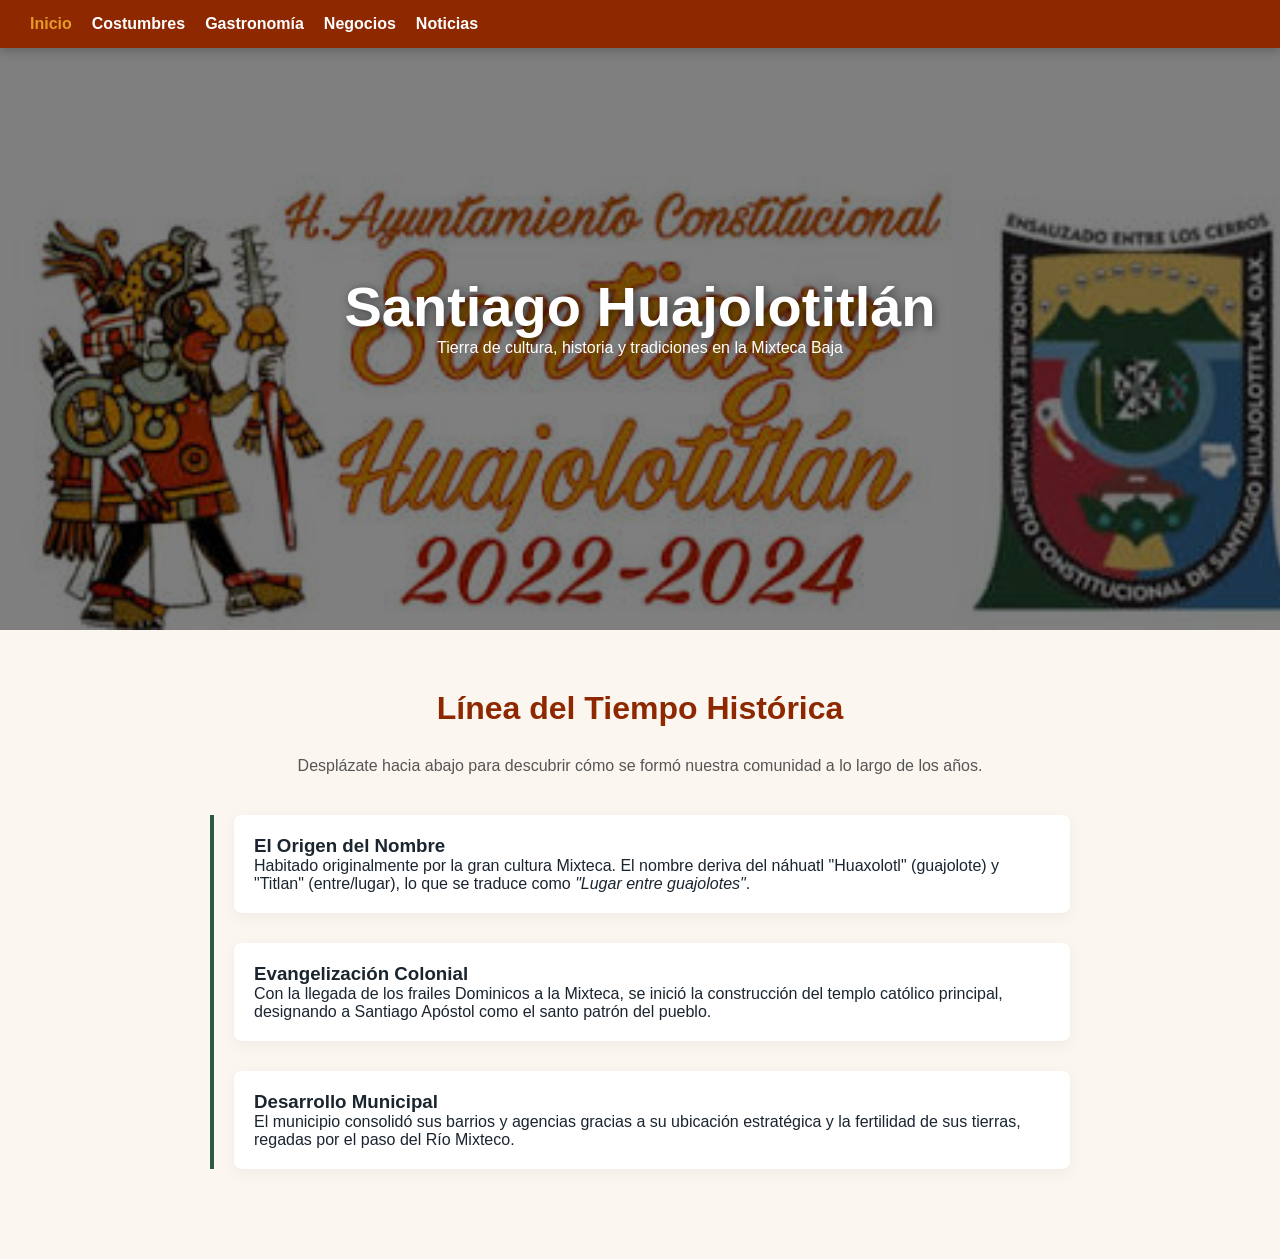
<file: index.html>
<!DOCTYPE html>
<html lang="es">
<head>
    <meta charset="UTF-8">
    <meta name="viewport" content="width=device-width, initial-scale=1.0">
    <title>Santiago Huajolotitlán - Inicio</title>
    <link rel="stylesheet" href="inicio.css">
</head>
<body>
    <nav class="navbar">
        <ul class="nav-links">
            <li><a href="index.html" class="active">Inicio</a></li>
            <li><a href="costumbres.html">Costumbres</a></li>
            <li><a href="gastronomia.html">Gastronomía</a></li>
            <li><a href="negocios.html">Negocios</a></li>
            <li><a href="noticias.html">Noticias</a></li>
        </ul>
    </nav>

    <header class="hero">
        <div class="hero-content">
            <h1>Santiago Huajolotitlán</h1>
            <p>Tierra de cultura, historia y tradiciones en la Mixteca Baja</p>
        </div>
    </header>

    <main class="container">
        <h2>Línea del Tiempo Histórica</h2>
        <p class="intro-text">Desplázate hacia abajo para descubrir cómo se formó nuestra comunidad a lo largo de los años.</p>
        
        <div class="timeline">
            <div class="timeline-item">
                <h3>El Origen del Nombre</h3>
                <p>Habitado originalmente por la gran cultura Mixteca. El nombre deriva del náhuatl "Huaxolotl" (guajolote) y "Titlan" (entre/lugar), lo que se traduce como <em>"Lugar entre guajolotes"</em>.</p>
            </div>
            <div class="timeline-item">
                <h3>Evangelización Colonial</h3>
                <p>Con la llegada de los frailes Dominicos a la Mixteca, se inició la construcción del templo católico principal, designando a Santiago Apóstol como el santo patrón del pueblo.</p>
            </div>
            <div class="timeline-item">
                <h3>Desarrollo Municipal</h3>
                <p>El municipio consolidó sus barrios y agencias gracias a su ubicación estratégica y la fertilidad de sus tierras, regadas por el paso del Río Mixteco.</p>
            </div>
        </div>
    </main>

    <script src="inicio.js"></script>
</body>
</html>
</file>
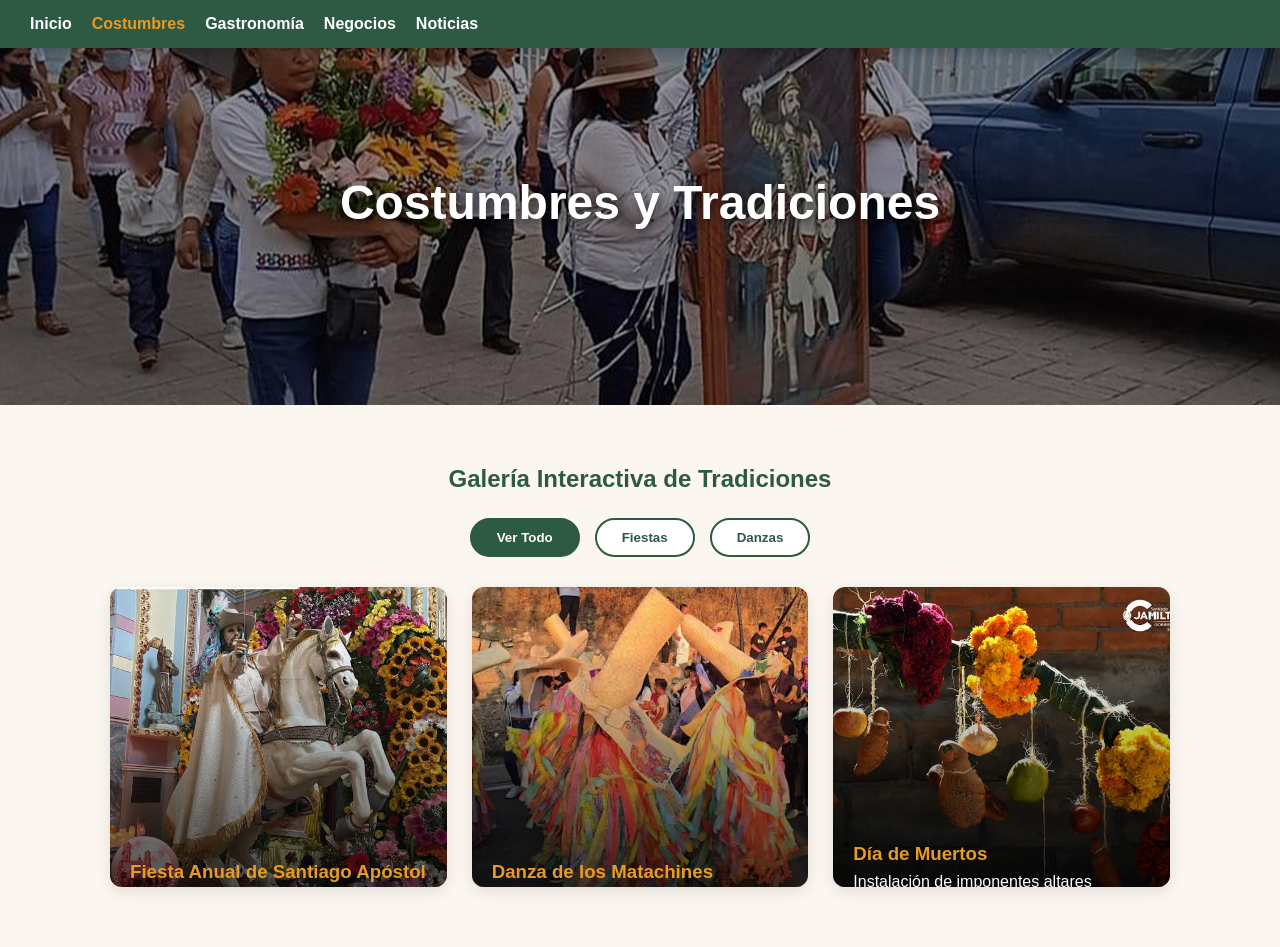
<file: costumbres.html>
<!DOCTYPE html>
<html lang="es">
<head>
    <meta charset="UTF-8">
    <meta name="viewport" content="width=device-width, initial-scale=1.0">
    <title>Santiago Huajolotitlán - Costumbres</title>
    <link rel="stylesheet" href="costumbres.css">
</head>
<body>
    <nav class="navbar">
        <ul class="nav-links">
            <li><a href="index.html">Inicio</a></li>
            <li><a href="costumbres.html" class="active">Costumbres</a></li>
            <li><a href="gastronomia.html">Gastronomía</a></li>
            <li><a href="negocios.html">Negocios</a></li>
            <li><a href="noticias.html">Noticias</a></li>
        </ul>
    </nav>

    <header class="hero">
        <div class="hero-content">
            <h1>Costumbres y Tradiciones</h1>
        </div>
    </header>

    <main class="container">
        <h2>Galería Interactiva de Tradiciones</h2>
        
        <div class="filter-controls">
            <button class="btn active" data-filter="all">Ver Todo</button>
            <button class="btn" data-filter="fiesta">Fiestas</button>
            <button class="btn" data-filter="danza">Danzas</button>
        </div>

        <div class="gallery" id="traditionsGallery">
            <div class="card" data-category="fiesta">
                <div class="card-overlay">
                    <h3>Fiesta Anual de Santiago Apóstol</h3>
                    <p>Celebrada en julio con calendas, fuegos pirotécnicos y misas solemnes.</p>
                </div>
            </div>
            <div class="card" data-category="danza">
                <div class="card-overlay">
                    <h3>Danza de los Matachines</h3>
                    <p>Baile tradicional religioso lleno de misticismo, color y fe profunda.</p>
                </div>
            </div>
            <div class="card" data-category="muertos">
                <div class="card-overlay">
                    <h3>Día de Muertos</h3>
                    <p>Instalación de imponentes altares repletos de flor de cempasúchil y platillos tradicionales.</p>
                </div>
            </div>
        </div>
    </main>

    <script src="costumbres.js"></script>
</body>
</html>
</file>
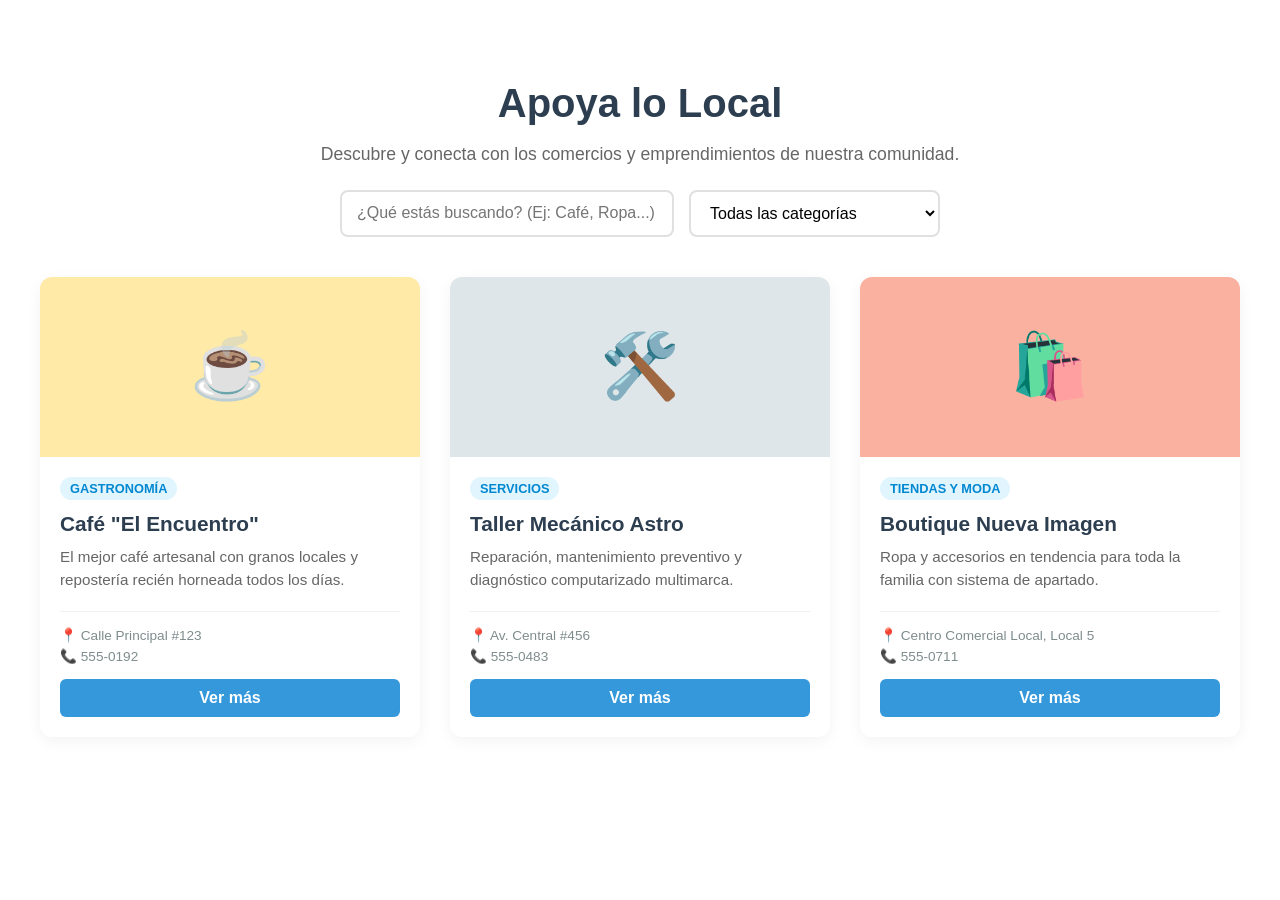
<file: Negocios.html>
<!DOCTYPE html>
<html lang="es">
<head>
    <meta charset="UTF-8">
    <meta name="viewport" content="width=device-width, initial-scale=1.0">
    <title>Negocios de la Comunidad</title>
    <link rel="stylesheet" href="Negocios.css">
</head>
<body>

    <section class="comunidad-negocios">
        <div class="header-seccion">
            <h2>Apoya lo Local</h2>
            <p>Descubre y conecta con los comercios y emprendimientos de nuestra comunidad.</p>
            
            <div class="buscador-container">
                <input type="text" id="buscador" placeholder="¿Qué estás buscando? (Ej: Café, Ropa...)">
                <select id="filtro-categoria">
                    <option value="todos">Todas las categorías</option>
                    <option value="gastronomia">Gastronomía</option>
                    <option value="servicios">Servicios</option>
                    <option value="tiendas">Tiendas y Moda</option>
                </select>
            </div>
        </div>

        <div class="grid-negocios" id="grid-negocios">
            
            <div class="tarjeta-negocio" data-categoria="gastronomia">
                <div class="imagen-negocio placeholder-cafe">☕</div>
                <div class="info-negocio">
                    <span class="categoria-tag">Gastronomía</span>
                    <h3>Café "El Encuentro"</h3>
                    <p>El mejor café artesanal con granos locales y repostería recién horneada todos los días.</p>
                    <div class="contacto-negocio">
                        <span>📍 Calle Principal #123</span>
                        <span>📞 555-0192</span>
                    </div>
                    <a href="#" class="btn-visitar">Ver más</a>
                </div>
            </div>

            <div class="tarjeta-negocio" data-categoria="servicios">
                <div class="imagen-negocio placeholder-taller">🛠️</div>
                <div class="info-negocio">
                    <span class="categoria-tag">Servicios</span>
                    <h3>Taller Mecánico Astro</h3>
                    <p>Reparación, mantenimiento preventivo y diagnóstico computarizado multimarca.</p>
                    <div class="contacto-negocio">
                        <span>📍 Av. Central #456</span>
                        <span>📞 555-0483</span>
                    </div>
                    <a href="#" class="btn-visitar">Ver más</a>
                </div>
            </div>

            <div class="tarjeta-negocio" data-categoria="tiendas">
                <div class="imagen-negocio placeholder-moda">🛍️</div>
                <div class="info-negocio">
                    <span class="categoria-tag">Tiendas y Moda</span>
                    <h3>Boutique Nueva Imagen</h3>
                    <p>Ropa y accesorios en tendencia para toda la familia con sistema de apartado.</p>
                    <div class="contacto-negocio">
                        <span>📍 Centro Comercial Local, Local 5</span>
                        <span>📞 555-0711</span>
                    </div>
                    <a href="#" class="btn-visitar">Ver más</a>
                </div>
            </div>

        </div>
    </section>

    <script src="Negocios.js"></script>
</body>
</html>
</file>
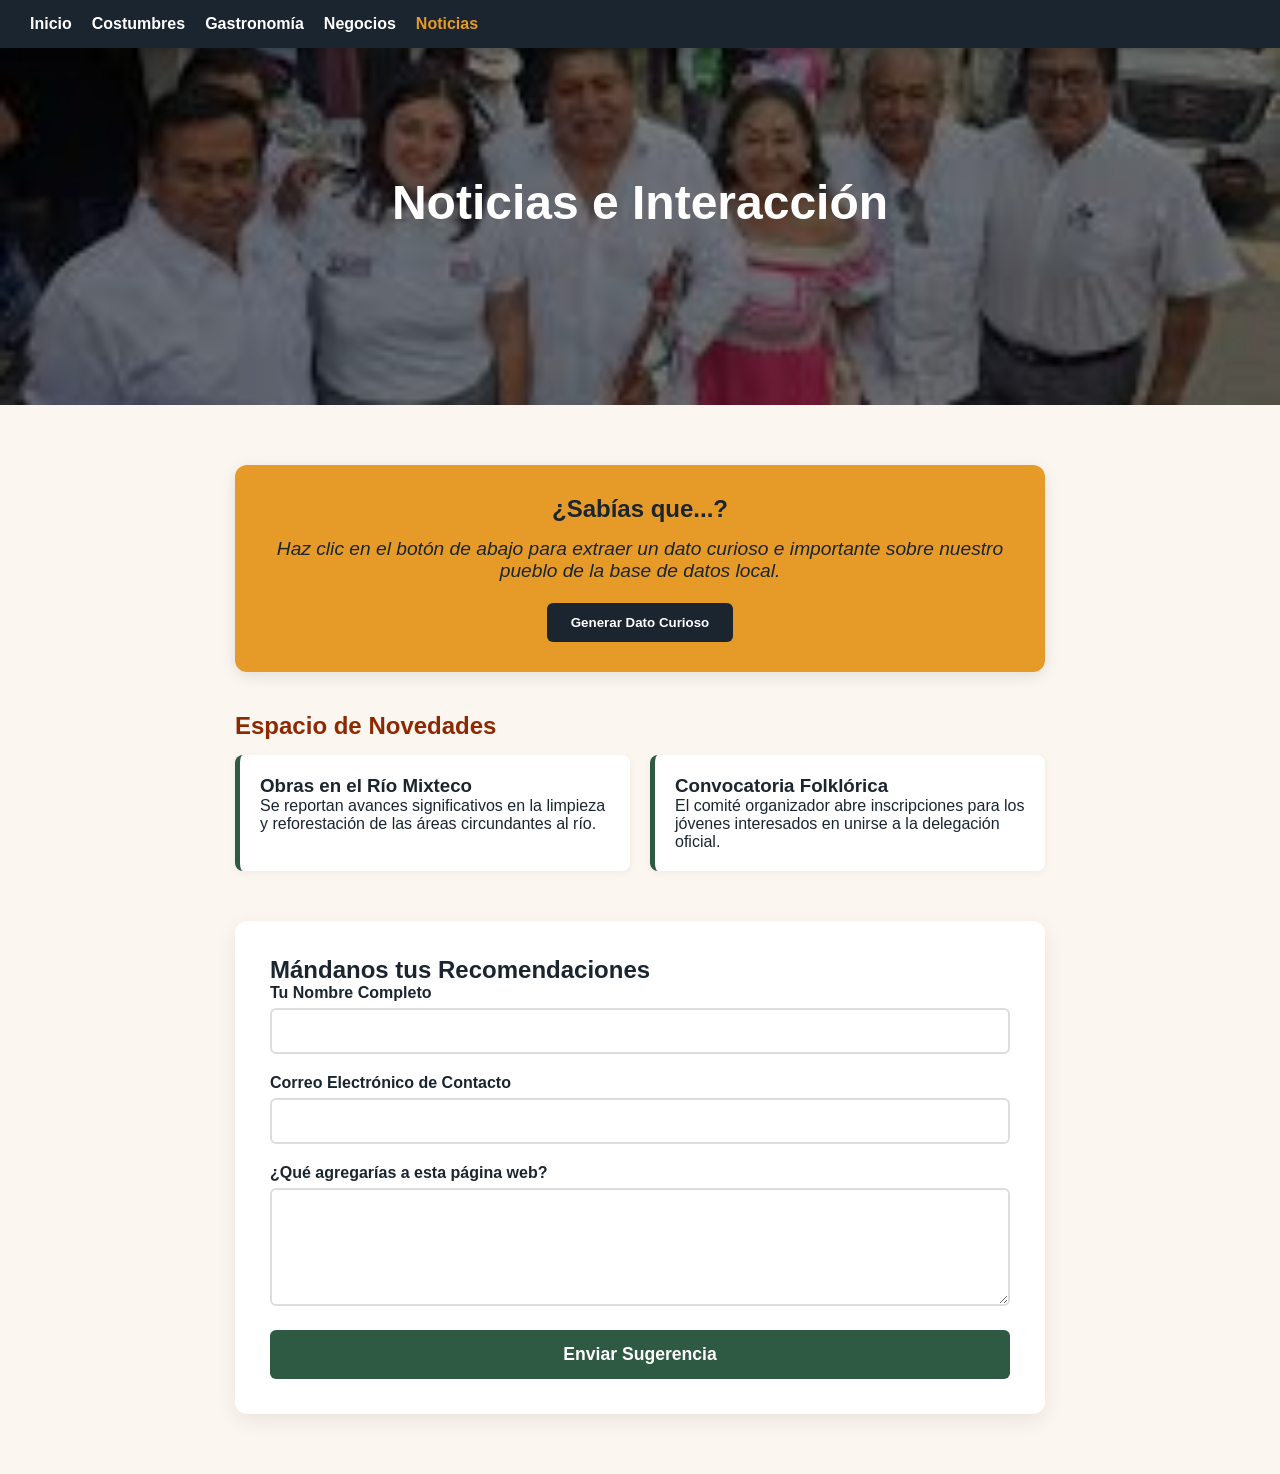
<file: noticias.html>
<!DOCTYPE html>
<html lang="es">
<head>
    <meta charset="UTF-8">
    <meta name="viewport" content="width=device-width, initial-scale=1.0">
    <title>Santiago Huajolotitlán - Noticias</title>
    <link rel="stylesheet" href="noticias.css">
</head>
<body>
    <nav class="navbar">
        <ul class="nav-links">
            <li><a href="index.html">Inicio</a></li>
            <li><a href="costumbres.html">Costumbres</a></li>
            <li><a href="gastronomia.html">Gastronomía</a></li>
            <li><a href="negocios.html">Negocios</a></li>
            <li><a href="noticias.html" class="active">Noticias</a></li>
        </ul>
    </nav>

    <header class="hero">
        <div class="hero-content">
            <h1>Noticias e Interacción</h1>
        </div>
    </header>

    <main class="container">
        <div class="curio-box">
            <h2>¿Sabías que...?</h2>
            <p id="factTextBox">Haz clic en el botón de abajo para extraer un dato curioso e importante sobre nuestro pueblo de la base de datos local.</p>
            <button id="btnTriggerFact">Generar Dato Curioso</button>
        </div>

        <h2 style="margin-top: 40px; color: var(--primary);">Espacio de Novedades</h2>
        <div class="news-feed">
            <div class="news-card">
                <h3>Obras en el Río Mixteco</h3>
                <p>Se reportan avances significativos en la limpieza y reforestación de las áreas circundantes al río.</p>
            </div>
            <div class="news-card">
                <h3>Convocatoria Folklórica</h3>
                <p>El comité organizador abre inscripciones para los jóvenes interesados en unirse a la delegación oficial.</p>
            </div>
        </div>

        <div class="form-wrapper">
            <h2>Mándanos tus Recomendaciones</h2>
            <form id="feedbackForm" novalidate>
                <div class="input-control">
                    <label>Tu Nombre Completo</label>
                    <input type="text" id="usrName" required>
                </div>
                <div class="input-control">
                    <label>Correo Electrónico de Contacto</label>
                    <input type="email" id="usrEmail" required>
                    <small class="error-text">Escribe una dirección válida con @ y dominio (.com, .es, etc.)</small>
                </div>
                <div class="input-control">
                    <label>¿Qué agregarías a esta página web?</label>
                    <textarea id="usrMsg" rows="5" required></textarea>
                </div>
                <button type="submit" class="submit-btn">Enviar Sugerencia</button>
            </form>
        </div>
    </main>

    <script src="noticias.js"></script>
</body>
</html>
</file>
<file: inicio.css>
:root {
    --primary: #8E2800;
    --secondary: #2E5A44;
    --accent: #E69A28;
    --bg: #FBF7F0;
    --text: #1A252F;
    --white: #FFFFFF;
}

* { margin: 0; padding: 0; box-sizing: border-box; font-family: 'Segoe UI', sans-serif; }
body { background-color: var(--bg); color: var(--text); overflow-x: hidden; }


.navbar {
    position: fixed; top: 0; width: 100%; background: var(--primary);
    padding: 15px 30px; display: flex; justify-content: space-between; align-items: center;
    z-index: 1000; box-shadow: 0 4px 10px rgba(0,0,0,0.2);
}

.nav-links { 
    list-style: none; 
    display: flex; 
    gap: 20px; 
}

.nav-links a { 
    color: var(--white); 
    text-decoration: none; 
    font-weight: bold; 
    transition: 0.3s; 
}
.nav-links a:hover, .nav-links a.active { 
    color: var(--accent); 
    
}

.hero {
    height: 70vh; background-size: cover; background-position: center; background-attachment: fixed;
    display: flex; align-items: center; justify-content: center; text-align: center; position: relative;
    background-image: url("logo.jpeg");
    background-repeat: no-repeat;
}
.hero::before { content: ''; position: absolute; top:0; left:0; width:100%; height:100%; background: rgba(0,0,0,0.5); }
.hero-content { position: relative; z-index: 2; color: var(--white);}
.hero h1 { font-size: 3.5rem; color: white; text-shadow: 2px 2px 10px rgba(0,0,0,0.5); }

.container { max-width: 900px; margin: 40px auto; padding: 20px; }
h2 { text-align: center; color: var(--primary); margin-bottom: 30px; font-size: 2rem; }
.intro-text { text-align: center; margin-bottom: 40px; color: #555; }

.timeline { position: relative; border-left: 4px solid var(--secondary); padding-left: 20px; }
.timeline-item {
    background: var(--white); padding: 20px; border-radius: 8px; margin-bottom: 30px;
    box-shadow: 0 4px 15px rgba(0,0,0,0.05); position: relative;
    opacity: 0; transform: translateX(-100px); transition: all 0.8s cubic-bezier(0.175, 0.885, 0.32, 1.275);
}
.timeline-item::before {
    content: attr(data-date); position: absolute; left: -140px; top: 20px;
    font-weight: bold; color: var(--primary); width: 100px; text-align: right; font-size: 0.9rem;
}
.timeline-item.active { opacity: 1; transform: translateX(0); }

.logo { 
    width: 100%;
    max-width: 150px;
    position: absolute;
    top: 0;
    right: 0;
}
</file>
<file: costumbres.css>
:root {
    --primary: #8E2800;
    --secondary: #2E5A44;
    --accent: #E69A28;
    --bg: #FBF7F0;
    --text: #1A252F;
    --white: #FFFFFF;
}

* { margin: 0; padding: 0; box-sizing: border-box; font-family: 'Segoe UI', sans-serif; }
body { 
    background-color: var(--bg); color: var(--text); 
}

.navbar {
    position: fixed; top: 0; width: 100%; background: var(--secondary);
    padding: 15px 30px; display: flex; justify-content: flex-start;
    z-index: 1000; box-shadow: 0 4px 10px rgba(0,0,0,0.2);
}

.nav-links { 
    list-style: none; 
    display: flex; 
    gap: 20px; 
}

.nav-links a { 
    color: var(--white); text-decoration: none; font-weight: bold; transition: 0.3s;

}

.nav-links a:hover, .nav-links a.active { 
    color: var(--accent); 
}

.hero {
    text-align: center;
    height: 45vh; background-size: cover; background-position: center;
    display: flex; align-items: center; justify-content: center; position: relative;
    background-image: url("cos.jpg");
}

.hero::before { 
    content: ''; position: absolute; top:0; left:0; width:100%; height:100%; background: rgba(0,0,0,0.4); 
}
.hero h1 { 
    position: relative; z-index: 2; color: var(--white); font-size: 3rem; text-shadow: 2px 2px 8px rgba(0,0,0,0.6); 
}

.container { 
    max-width: 1100px; margin: 40px auto; padding: 20px; 
}

h2 { 
    text-align: center; color: var(--secondary); margin-bottom: 25px; 
}

.filter-controls { 
    display: flex; justify-content: center; gap: 15px; margin-bottom: 30px; 
}

.btn {
    background: var(--white); border: 2px solid var(--secondary); color: var(--secondary);
    padding: 10px 25px; font-weight: bold; cursor: pointer; border-radius: 25px; transition: 0.4s;
}

.btn.active, .btn:hover { 
    background: var(--secondary); color: var(--white); 
}

.gallery { 
    display: grid; grid-template-columns: repeat(auto-fit, minmax(300px, 1fr)); gap: 25px; 
}

.card {
    height: 300px; background-size: cover; background-position: center; border-radius: 12px;
    position: relative; overflow: hidden; box-shadow: 0 5px 15px rgba(0,0,0,0.1);
    transition: all 0.5s cubic-bezier(0.4, 0, 0.2, 1);
}

.card[data-category="fiesta"]{
    background-image: url("fiesta.jpeg");
    background-size: cover;
    background-position: center;
    background-repeat: no-repeat;
}

.card[data-category="danza"]{
    background-image: url("matachines.jpeg");
    background-size: cover;
    background-position: center;
    background-repeat: no-repeat;
}

.card[data-category="muertos"]{
    background-image: url("muertos.jpeg");
    background-size: cover;
    background-position: center;
    background-repeat: no-repeat;
}

.card-overlay {
    position: absolute; bottom: 0; left: 0; width: 100%; height: 100%;
    background: linear-gradient(transparent, rgba(0,0,0,0.85));
    display: flex; flex-direction: column; justify-content: flex-end; padding: 20px; color: var(--white);
    transform: translateY(60px); transition: transform 0.3s ease;
}

.card:hover .card-overlay { 
    transform: translateY(0); 
}

.card h3 { 
    color: var(--accent); margin-bottom: 8px;
}
</file>
<file: Negocios.css>
/* Estilos Generales del Apartado (Scoped) */
.comunidad-negocios {
    font-family: 'Segoe UI', Tahoma, Geneva, Verdana, sans-serif;
    max-width: 1200px;
    margin: 0 auto;
    padding: 40px 20px;
    color: #333;
}

.header-seccion {
    text-align: center;
    margin-bottom: 40px;
}

.header-seccion h2 {
    font-size: 2.5rem;
    color: #2c3e50;
    margin-bottom: 10px;
}

.header-seccion p {
    color: #666;
    font-size: 1.1rem;
}

/* Buscador */
.buscador-container {
    display: flex;
    gap: 15px;
    max-width: 600px;
    margin: 25px auto 0 auto;
}

.buscador-container input, 
.buscador-container select {
    padding: 12px 15px;
    border: 2px solid #e0e0e0;
    border-radius: 8px;
    font-size: 1rem;
    outline: none;
    transition: border-color 0.3s;
}

.buscador-container input {
    flex-grow: 2;
}

.buscador-container select {
    flex-grow: 1;
    background-color: white;
    cursor: pointer;
}

.buscador-container input:focus, 
.buscador-container select:focus {
    border-color: #3498db;
}

/* Grid de Tarjetas */
.grid-negocios {
    display: grid;
    grid-template-columns: repeat(auto-fill, minmax(300px, 1fr));
    gap: 30px;
}

/* Tarjeta Individual */
.tarjeta-negocio {
    background: #fff;
    border-radius: 12px;
    overflow: hidden;
    box-shadow: 0 4px 15px rgba(0,0,0,0.05);
    transition: transform 0.3s ease, box-shadow 0.3s ease;
    display: flex;
    flex-direction: column;
}

.tarjeta-negocio:hover {
    transform: translateY(-5px);
    box-shadow: 0 8px 25px rgba(0,0,0,0.1);
}

/* Placeholders de imágenes usando emojis de fondo */
.imagen-negocio {
    height: 180px;
    display: flex;
    align-items: center;
    justify-content: center;
    font-size: 4rem;
}
.placeholder-cafe { background-color: #ffeaa7; }
.placeholder-taller { background-color: #dfe6e9; }
.placeholder-moda { background-color: #fab1a0; }

.info-negocio {
    padding: 20px;
    display: flex;
    flex-direction: column;
    flex-grow: 1;
}

.categoria-tag {
    align-self: flex-start;
    background: #e1f5fe;
    color: #0288d1;
    padding: 4px 10px;
    border-radius: 20px;
    font-size: 0.8rem;
    font-weight: bold;
    margin-bottom: 12px;
    text-transform: uppercase;
}

.info-negocio h3 {
    margin: 0 0 10px 0;
    color: #2c3e50;
    font-size: 1.3rem;
}

.info-negocio p {
    color: #666;
    font-size: 0.95rem;
    line-height: 1.5;
    margin: 0 0 20px 0;
    flex-grow: 1;
}

.contacto-negocio {
    border-top: 1px solid #f0f0f0;
    padding-top: 15px;
    margin-bottom: 15px;
    font-size: 0.85rem;
    color: #7f8c8d;
    display: flex;
    flex-direction: column;
    gap: 5px;
}

.btn-visitar {
    text-align: center;
    background: #3498db;
    color: white;
    padding: 10px;
    text-decoration: none;
    border-radius: 6px;
    font-weight: 600;
    transition: background 0.2s;
}

.btn-visitar:hover {
    background: #2980b9;
}

/* Responsive */
@media (max-width: 600px) {
    .buscador-container {
        flex-direction: column;
    }
}
</file>
<file: noticias.css>
:root {
    --primary: #8E2800;
    --secondary: #2E5A44;
    --accent: #E69A28;
    --bg: #FBF7F0;
    --text: #1A252F;
    --white: #FFFFFF;
}

* { margin: 0; padding: 0; box-sizing: border-box; font-family: 'Segoe UI', sans-serif; }
body { background-color: var(--bg); color: var(--text); }

.navbar {
    position: fixed; top: 0; width: 100%; background: var(--text);
    padding: 15px 30px; display: flex; justify-content: flex-start;
    z-index: 1000; box-shadow: 0 4px 10px rgba(0,0,0,0.2);
}
.nav-links { list-style: none; display: flex; gap: 20px; }
.nav-links a { color: var(--white); text-decoration: none; font-weight: bold; transition: 0.3s; }
.nav-links a:hover, .nav-links a.active { color: var(--accent); }

.hero {
    text-align: center;
    height: 45vh; background-size: cover; background-position: center;
    display: flex; align-items: center; justify-content: center; position: relative;
    background-image: url("noti.jpg");
}
.hero::before { content: ''; position: absolute; top:0; left:0; width:100%; height:100%; background: rgba(0,0,0,0.5); }
.hero h1 { position: relative; z-index: 2; color: var(--white); font-size: 3rem; }

.container { max-width: 850px; margin: 40px auto; padding: 20px; }

.curio-box { background: var(--accent); padding: 30px; border-radius: 12px; text-align: center; color: var(--text); box-shadow: 0 4px 15px rgba(0,0,0,0.1); }
#factTextBox { font-size: 1.2rem; font-style: italic; margin: 15px 0; min-height: 50px; transition: opacity 0.3s; }
#btnTriggerFact { background: var(--text); color: white; border: none; padding: 12px 24px; cursor: pointer; border-radius: 6px; font-weight: bold; }

.news-feed { display: grid; grid-template-columns: 1fr 1fr; gap: 20px; margin-top: 15px; }
.news-card { background: white; padding: 20px; border-radius: 8px; border-left: 5px solid var(--secondary); box-shadow: 0 2px 8px rgba(0,0,0,0.05); }

.form-wrapper { background: var(--white); padding: 35px; border-radius: 12px; margin-top: 50px; box-shadow: 0 6px 20px rgba(0,0,0,0.08); }
.input-control { margin-bottom: 20px; }
.input-control label { display: block; margin-bottom: 6px; font-weight: bold; color: var(--text); }
.input-control input, .input-control textarea { width: 100%; padding: 12px; border: 2px solid #DDD; border-radius: 6px; font-size: 1rem; }
.input-control input:focus { border-color: var(--secondary); outline: none; }
.error-text { color: var(--primary); font-size: 0.85rem; display: none; margin-top: 4px; }

.shake-trigger { border-color: var(--primary) !important; animation: shakeEffect 0.4s ease-in-out; }
@keyframes shakeEffect {
    0%, 100% { transform: translateX(0); }
    25% { transform: translateX(-8px); }
    75% { transform: translateX(8px); }
}
.submit-btn { background: var(--secondary); color: white; width: 100%; border: none; padding: 14px; font-size: 1.1rem; font-weight: bold; border-radius: 6px; cursor: pointer; }
</file>
